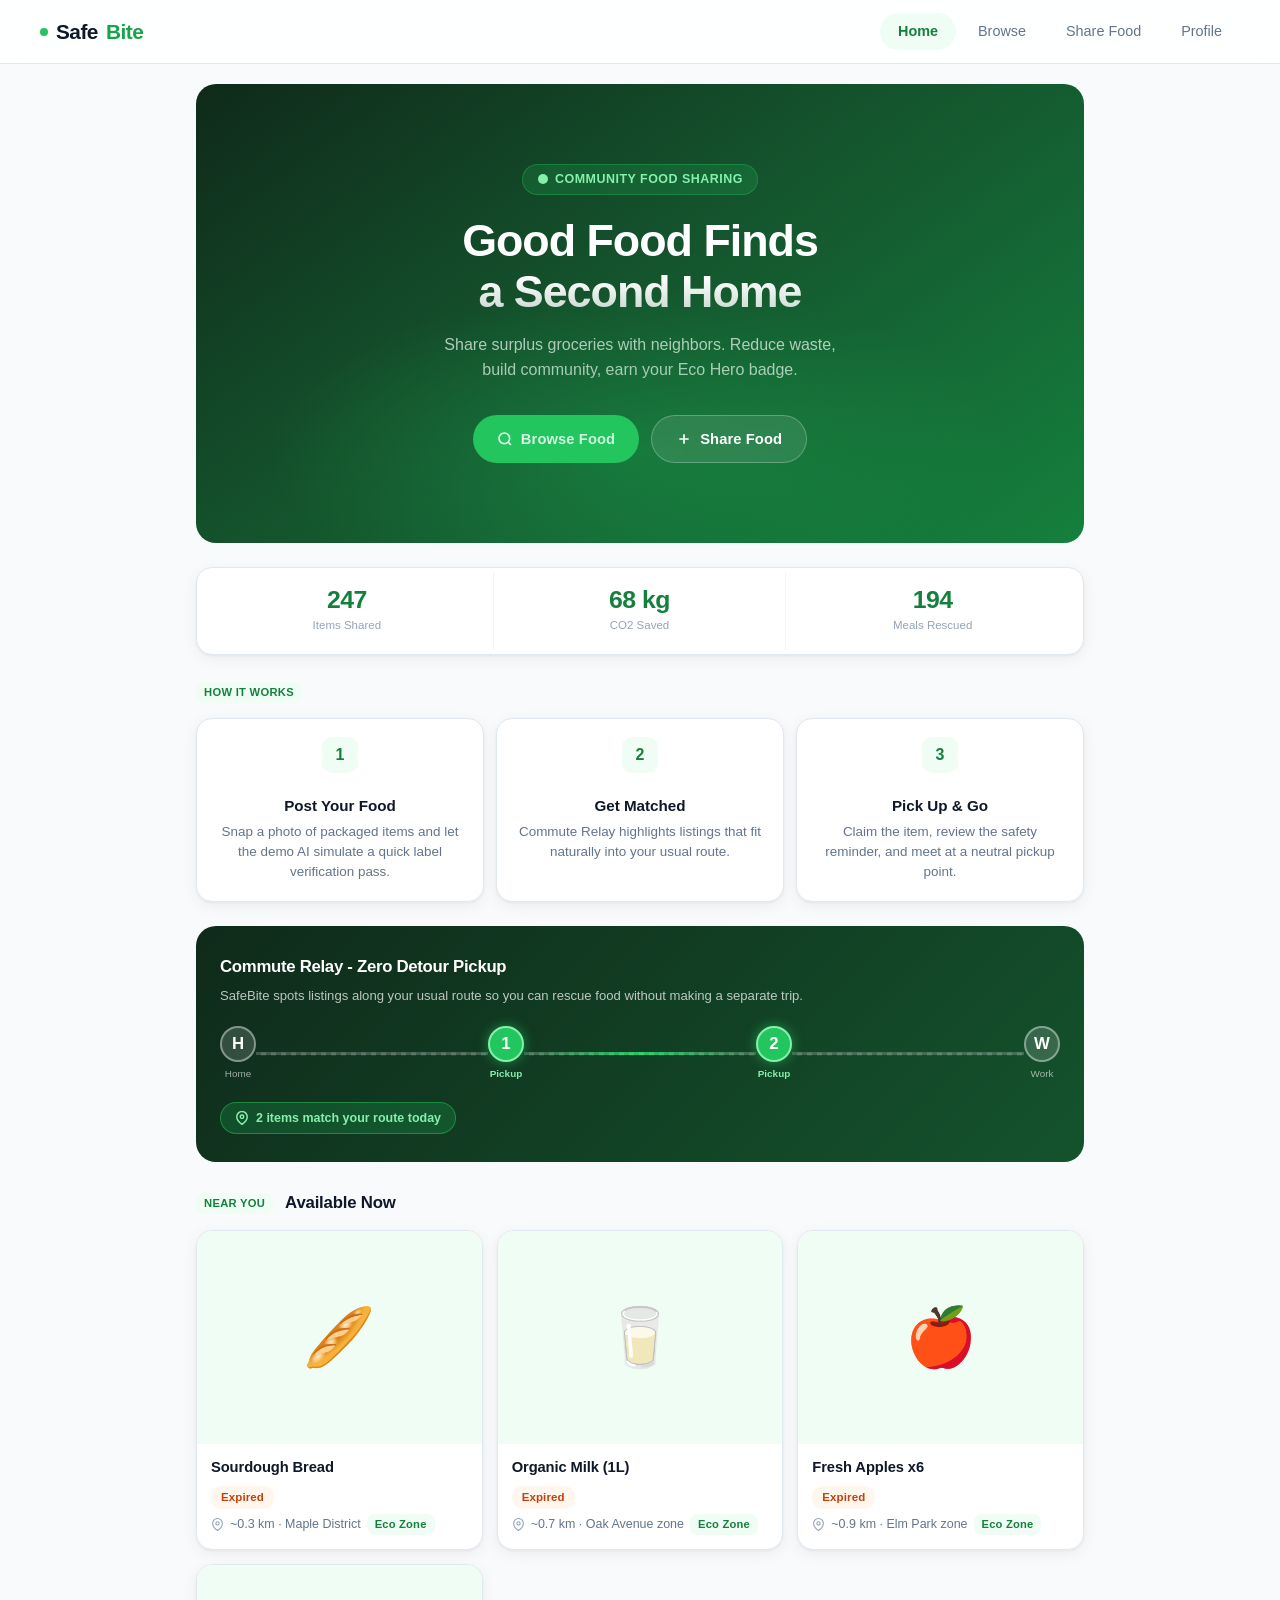
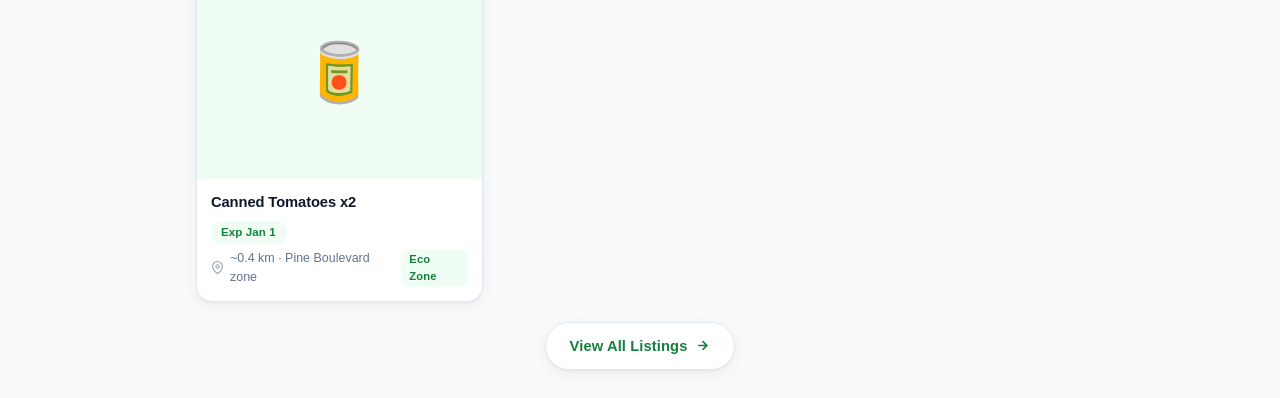
<file: index.html>
<!DOCTYPE html>
<html lang="en">
<head>
  <meta charset="UTF-8" />
  <meta name="viewport" content="width=device-width, initial-scale=1.0, viewport-fit=cover" />
  <title>SafeBite — Food Sharing Community</title>
  <link rel="stylesheet" href="css/style.css" />
</head>
<body>

  <nav class="top-nav">
    <div class="logo"><span class="logo-dot"></span>Safe<em>Bite</em></div>
    <div class="top-nav-links">
      <a href="index.html" data-page="index.html" class="active">Home</a>
      <a href="browse.html" data-page="browse.html">Browse</a>
      <a href="share.html" data-page="share.html">Share Food</a>
      <a href="profile.html" data-page="profile.html">Profile</a>
    </div>
  </nav>

  <main class="page">

    <section class="hero">
      <div class="hero-eyebrow">
        <svg xmlns="http://www.w3.org/2000/svg" width="12" height="12" viewBox="0 0 24 24" fill="currentColor"><circle cx="12" cy="12" r="10"/></svg>
        Community Food Sharing
      </div>
      <h1>Good Food Finds<br>a Second Home</h1>
      <p>Share surplus groceries with neighbors. Reduce waste, build community, earn your Eco Hero badge.</p>
      <div class="hero-btns">
        <a href="browse.html" class="btn btn-primary">
          <svg xmlns="http://www.w3.org/2000/svg" width="16" height="16" fill="none" viewBox="0 0 24 24" stroke="currentColor" stroke-width="2.5"><circle cx="11" cy="11" r="8"/><path d="m21 21-4.3-4.3"/></svg>
          Browse Food
        </a>
        <a href="share.html" class="btn btn-ghost">
          <svg xmlns="http://www.w3.org/2000/svg" width="16" height="16" fill="none" viewBox="0 0 24 24" stroke="currentColor" stroke-width="2.5"><path d="M12 5v14M5 12h14"/></svg>
          Share Food
        </a>
      </div>
    </section>

    <div class="stats-bar">
      <div class="stat-item">
        <div class="stat-num" id="stat-shared">247</div>
        <div class="stat-label">Items Shared</div>
      </div>
      <div class="stat-item">
        <div class="stat-num" id="stat-co2">68 kg</div>
        <div class="stat-label">CO2 Saved</div>
      </div>
      <div class="stat-item">
        <div class="stat-num" id="stat-meals">194</div>
        <div class="stat-label">Meals Rescued</div>
      </div>
    </div>

    <h2 class="section-heading"><span class="tag">How It Works</span></h2>
    <div class="steps">
      <div class="step">
        <div class="step-num">1</div>
        <div>
          <h3>Post Your Food</h3>
          <p>Snap a photo of packaged items and let the demo AI simulate a quick label verification pass.</p>
        </div>
      </div>
      <div class="step">
        <div class="step-num">2</div>
        <div>
          <h3>Get Matched</h3>
          <p>Commute Relay highlights listings that fit naturally into your usual route.</p>
        </div>
      </div>
      <div class="step">
        <div class="step-num">3</div>
        <div>
          <h3>Pick Up &amp; Go</h3>
          <p>Claim the item, review the safety reminder, and meet at a neutral pickup point.</p>
        </div>
      </div>
    </div>

    <div class="commute-relay-section">
      <h3>Commute Relay - Zero Detour Pickup</h3>
      <p>SafeBite spots listings along your usual route so you can rescue food without making a separate trip.</p>

      <div class="commute-route-vis">
        <div class="cr-stop">
          <div class="cr-dot home-dot">H</div>
          <div class="cr-stop-label">Home</div>
        </div>
        <div class="cr-line"></div>
        <div class="cr-stop">
          <div class="cr-dot food-dot">1</div>
          <div class="cr-stop-label highlight">Pickup</div>
        </div>
        <div class="cr-line active"></div>
        <div class="cr-stop">
          <div class="cr-dot food-dot">2</div>
          <div class="cr-stop-label highlight">Pickup</div>
        </div>
        <div class="cr-line"></div>
        <div class="cr-stop">
          <div class="cr-dot work-dot">W</div>
          <div class="cr-stop-label">Work</div>
        </div>
      </div>

      <div class="commute-relay-badge">
        <svg width="14" height="14" viewBox="0 0 24 24" fill="none" stroke="currentColor" stroke-width="2.5"><path d="M21 10c0 7-9 13-9 13s-9-6-9-13a9 9 0 0 1 18 0z"/><circle cx="12" cy="10" r="3"/></svg>
        2 items match your route today
      </div>
    </div>

    <h2 class="section-heading"><span class="tag">Near You</span> Available Now</h2>
    <div class="food-grid" id="home-listings"></div>

    <div style="text-align:center; margin-top:20px; margin-bottom: 8px;">
      <a href="browse.html" class="btn btn-surface">
        View All Listings
        <svg xmlns="http://www.w3.org/2000/svg" width="15" height="15" fill="none" viewBox="0 0 24 24" stroke="currentColor" stroke-width="2.5"><path d="M5 12h14M12 5l7 7-7 7"/></svg>
      </a>
    </div>

  </main>

  <nav class="bottom-nav">
    <a href="index.html" data-page="index.html" class="active">
      <svg xmlns="http://www.w3.org/2000/svg" width="22" height="22" fill="none" viewBox="0 0 24 24" stroke="currentColor" stroke-width="2"><path d="M3 9l9-7 9 7v11a2 2 0 0 1-2 2H5a2 2 0 0 1-2-2z"/><polyline points="9 22 9 12 15 12 15 22"/></svg>
      Home
    </a>
    <a href="browse.html" data-page="browse.html">
      <svg xmlns="http://www.w3.org/2000/svg" width="22" height="22" fill="none" viewBox="0 0 24 24" stroke="currentColor" stroke-width="2"><circle cx="11" cy="11" r="8"/><path d="m21 21-4.3-4.3"/></svg>
      Browse
    </a>
    <a href="share.html" data-page="share.html">
      <svg xmlns="http://www.w3.org/2000/svg" width="22" height="22" fill="none" viewBox="0 0 24 24" stroke="currentColor" stroke-width="2"><circle cx="12" cy="12" r="10"/><path d="M12 8v8M8 12h8"/></svg>
      Share
    </a>
    <a href="profile.html" data-page="profile.html">
      <svg xmlns="http://www.w3.org/2000/svg" width="22" height="22" fill="none" viewBox="0 0 24 24" stroke="currentColor" stroke-width="2"><path d="M20 21v-2a4 4 0 0 0-4-4H8a4 4 0 0 0-4 4v2"/><circle cx="12" cy="7" r="4"/></svg>
      Profile
    </a>
  </nav>

  <div id="toast" class="toast"></div>

  <script src="js/app.js"></script>
  <script>
    const grid = document.getElementById('home-listings');

    function createPreviewCard(item) {
      const exp = expiryLabel(item.expiry);
      const card = document.createElement('a');
      card.href = 'browse.html';
      card.className = 'food-card card';

      const image = document.createElement('div');
      image.className = 'food-card-img';
      image.textContent = item.emoji;

      const body = document.createElement('div');
      body.className = 'food-card-body';

      const title = document.createElement('div');
      title.className = 'food-card-title';
      title.textContent = item.name;

      const meta = document.createElement('div');
      meta.className = 'food-card-meta';

      const row1 = document.createElement('div');
      row1.className = 'meta-row';
      const expiryPill = document.createElement('span');
      expiryPill.className = `pill ${exp.cls}`;
      expiryPill.textContent = exp.text;
      row1.appendChild(expiryPill);

      const row2 = document.createElement('div');
      row2.className = 'meta-row';
      row2.innerHTML = '<svg xmlns="http://www.w3.org/2000/svg" fill="none" viewBox="0 0 24 24" stroke="currentColor" stroke-width="2"><path d="M21 10c0 7-9 13-9 13s-9-6-9-13a9 9 0 0 1 18 0z"/><circle cx="12" cy="10" r="3"/></svg>';
      row2.append(document.createTextNode(`~${item.distance} km · ${item.area} `));
      const ecoTag = document.createElement('span');
      ecoTag.className = 'eco-tag';
      ecoTag.textContent = 'Eco Zone';
      row2.appendChild(ecoTag);

      meta.append(row1, row2);
      body.append(title, meta);
      card.append(image, body);
      return card;
    }

    LISTINGS.slice(0, 4).forEach(item => {
      grid.appendChild(createPreviewCard(item));
    });

    function animateCount(el, target, suffix='') {
      let n = 0;
      const step = Math.ceil(target / 40);
      const timer = setInterval(() => {
        n = Math.min(n + step, target);
        el.textContent = n + suffix;
        if (n >= target) clearInterval(timer);
      }, 30);
    }

    animateCount(document.getElementById('stat-shared'), 247);
    animateCount(document.getElementById('stat-co2'), 68, ' kg');
    animateCount(document.getElementById('stat-meals'), 194);
  </script>
</body>
</html>
</file>
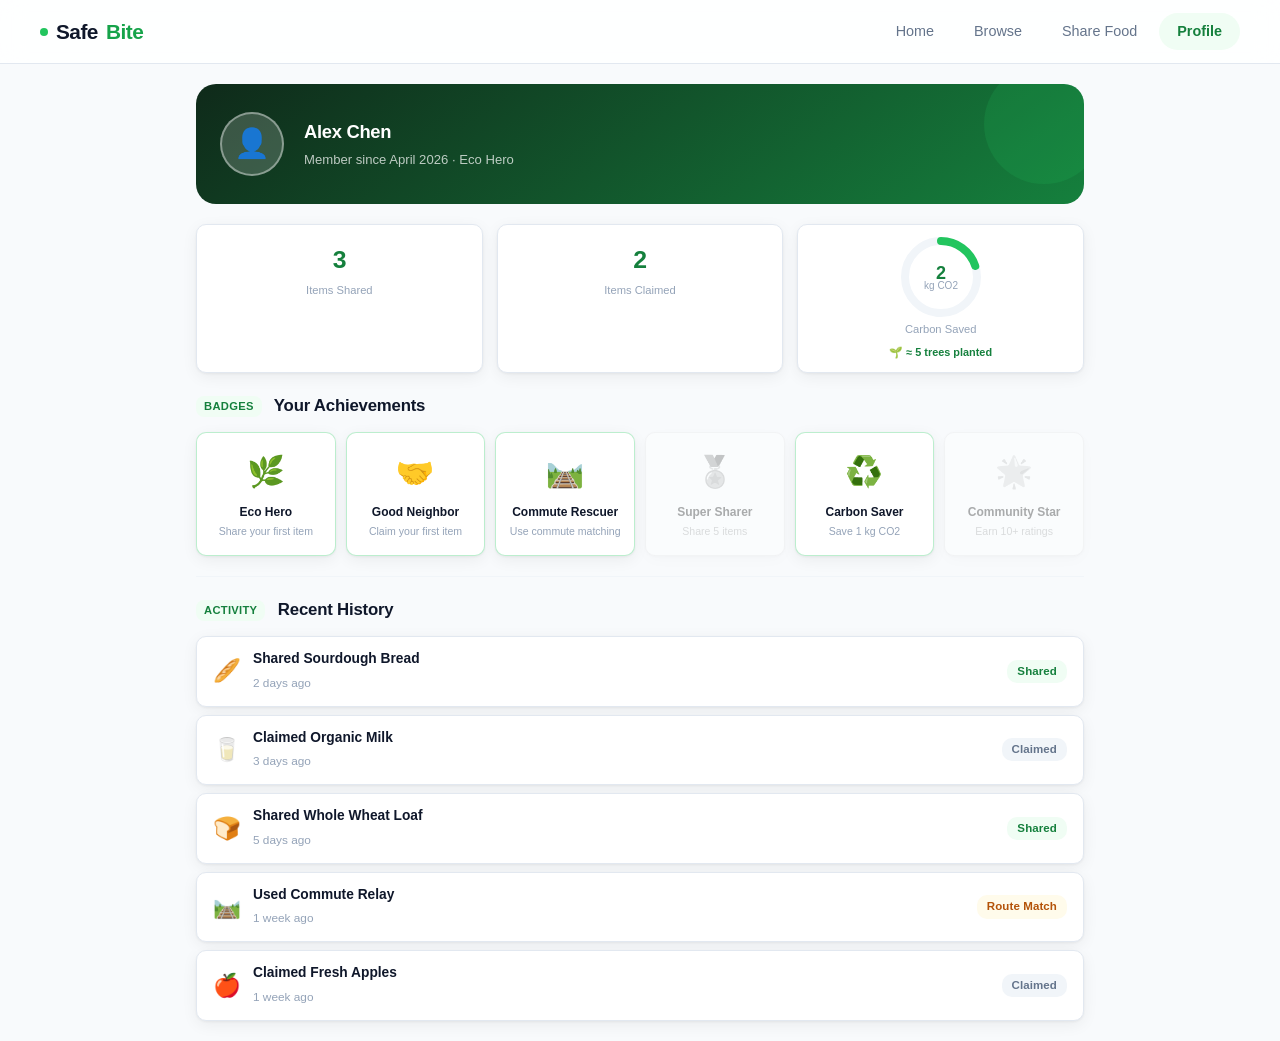
<file: profile.html>
<!DOCTYPE html>
<html lang="en">
<head>
  <meta charset="UTF-8" />
  <meta name="viewport" content="width=device-width, initial-scale=1.0, viewport-fit=cover" />
  <title>Profile - SafeBite</title>
  <link rel="stylesheet" href="css/style.css" />
</head>
<body>

  <nav class="top-nav">
    <div class="logo"><span class="logo-dot"></span>Safe<em>Bite</em></div>
    <div class="top-nav-links">
      <a href="index.html" data-page="index.html">Home</a>
      <a href="browse.html" data-page="browse.html">Browse</a>
      <a href="share.html" data-page="share.html">Share Food</a>
      <a href="profile.html" data-page="profile.html" class="active">Profile</a>
    </div>
  </nav>

  <main class="page">
    <div class="profile-header">
      <div class="avatar">👤</div>
      <div>
        <h2>Alex Chen</h2>
        <div class="profile-sub">Member since April 2026 · Eco Hero</div>
      </div>
    </div>

    <div class="profile-stats" id="profile-stats"></div>

    <h2 class="section-heading"><span class="tag">Badges</span> Your Achievements</h2>
    <div class="badges-grid" id="badges-grid"></div>

    <div class="divider"></div>

    <h2 class="section-heading"><span class="tag">Activity</span> Recent History</h2>
    <div class="activity-list" id="activity-list"></div>
  </main>

  <nav class="bottom-nav">
    <a href="index.html" data-page="index.html">
      <svg xmlns="http://www.w3.org/2000/svg" fill="none" viewBox="0 0 24 24" stroke="currentColor" stroke-width="2"><path d="M3 9l9-7 9 7v11a2 2 0 0 1-2 2H5a2 2 0 0 1-2-2z"/><polyline points="9 22 9 12 15 12 15 22"/></svg>
      Home
    </a>
    <a href="browse.html" data-page="browse.html">
      <svg xmlns="http://www.w3.org/2000/svg" fill="none" viewBox="0 0 24 24" stroke="currentColor" stroke-width="2"><circle cx="11" cy="11" r="8"/><path d="m21 21-4.3-4.3"/></svg>
      Browse
    </a>
    <a href="share.html" data-page="share.html">
      <svg xmlns="http://www.w3.org/2000/svg" fill="none" viewBox="0 0 24 24" stroke="currentColor" stroke-width="2"><circle cx="12" cy="12" r="10"/><path d="M12 8v8M8 12h8"/></svg>
      Share
    </a>
    <a href="profile.html" data-page="profile.html" class="active">
      <svg xmlns="http://www.w3.org/2000/svg" fill="none" viewBox="0 0 24 24" stroke="currentColor" stroke-width="2"><path d="M20 21v-2a4 4 0 0 0-4-4H8a4 4 0 0 0-4 4v2"/><circle cx="12" cy="7" r="4"/></svg>
      Profile
    </a>
  </nav>

  <div id="toast" class="toast"></div>

  <script src="js/app.js"></script>
  <script>
    function createStatCard(number, label) {
      const card = document.createElement('div');
      card.className = 'pstat';

      const num = document.createElement('div');
      num.className = 'num';
      num.textContent = number;

      const lbl = document.createElement('div');
      lbl.className = 'lbl';
      lbl.textContent = label;

      card.append(num, lbl);
      return card;
    }

    function createCo2Card(stats) {
      const co2Goal = 10;
      const circ = 2 * Math.PI * 36;
      const pct = Math.min(stats.co2 / co2Goal, 1);
      const trees = Math.max(1, Math.round(stats.co2 * 2.5));

      const wrapper = document.createElement('div');
      wrapper.className = 'pstat co2-pstat';

      const svgNS = 'http://www.w3.org/2000/svg';
      const svg = document.createElementNS(svgNS, 'svg');
      svg.setAttribute('class', 'co2-ring');
      svg.setAttribute('viewBox', '0 0 80 80');
      svg.setAttribute('width', '80');
      svg.setAttribute('height', '80');

      const track = document.createElementNS(svgNS, 'circle');
      track.setAttribute('class', 'co2-track');
      track.setAttribute('cx', '40');
      track.setAttribute('cy', '40');
      track.setAttribute('r', '36');

      const fill = document.createElementNS(svgNS, 'circle');
      fill.setAttribute('class', 'co2-fill');
      fill.setAttribute('id', 'co2-fill');
      fill.setAttribute('cx', '40');
      fill.setAttribute('cy', '40');
      fill.setAttribute('r', '36');
      fill.setAttribute('stroke-dasharray', circ.toFixed(1));
      fill.setAttribute('stroke-dashoffset', circ.toFixed(1));

      const numberText = document.createElementNS(svgNS, 'text');
      numberText.setAttribute('x', '40');
      numberText.setAttribute('y', '37');
      numberText.setAttribute('text-anchor', 'middle');
      numberText.setAttribute('dominant-baseline', 'middle');
      numberText.setAttribute('class', 'co2-center-num');
      numberText.textContent = stats.co2;

      const unitText = document.createElementNS(svgNS, 'text');
      unitText.setAttribute('x', '40');
      unitText.setAttribute('y', '52');
      unitText.setAttribute('text-anchor', 'middle');
      unitText.setAttribute('class', 'co2-center-unit');
      unitText.textContent = 'kg CO2';

      svg.append(track, fill, numberText, unitText);

      const lbl = document.createElement('div');
      lbl.className = 'lbl';
      lbl.textContent = 'Carbon Saved';

      const equiv = document.createElement('div');
      equiv.className = 'co2-equiv';
      equiv.textContent = `🌱 ≈ ${trees} trees planted`;

      wrapper.append(svg, lbl, equiv);

      requestAnimationFrame(() => {
        fill.style.strokeDashoffset = (circ * (1 - pct)).toFixed(1);
      });

      return wrapper;
    }

    function createBadgeCard(badge) {
      const card = document.createElement('div');
      card.className = `badge-card ${badge.unlocked ? 'unlocked' : 'locked'}`;
      card.title = badge.unlocked ? 'Unlocked' : `Locked - ${badge.desc}`;

      const icon = document.createElement('div');
      icon.className = 'badge-icon';
      icon.textContent = badge.icon;

      const name = document.createElement('div');
      name.className = 'badge-name';
      name.textContent = badge.name;

      const desc = document.createElement('div');
      desc.className = 'badge-desc';
      desc.textContent = badge.desc;

      card.append(icon, name, desc);
      return card;
    }

    function createActivityItem(activity) {
      const item = document.createElement('div');
      item.className = 'activity-item';

      const icon = document.createElement('div');
      icon.className = 'activity-icon';
      icon.textContent = activity.icon;

      const textWrap = document.createElement('div');
      textWrap.className = 'activity-text';

      const strong = document.createElement('strong');
      strong.textContent = activity.text;

      const sub = document.createElement('span');
      sub.textContent = activity.sub;

      textWrap.append(strong, sub);

      const pill = document.createElement('span');
      pill.className = `pill ${activity.pillCls} activity-pill`;
      pill.textContent = activity.pill;

      item.append(icon, textWrap, pill);
      return item;
    }

    function renderProfile() {
      seedStatsIfNew();
      const stats = getStats();

      const statsEl = document.getElementById('profile-stats');
      statsEl.replaceChildren(
        createStatCard(stats.shared, 'Items Shared'),
        createStatCard(stats.claimed, 'Items Claimed'),
        createCo2Card(stats)
      );

      const badgesEl = document.getElementById('badges-grid');
      badgesEl.replaceChildren(...getUnlockedBadges().map(createBadgeCard));

      const activities = [
        { icon: '🥖', text: 'Shared Sourdough Bread', sub: '2 days ago', pill: 'Shared', pillCls: 'pill-green' },
        { icon: '🥛', text: 'Claimed Organic Milk', sub: '3 days ago', pill: 'Claimed', pillCls: 'pill-gray' },
        { icon: '🍞', text: 'Shared Whole Wheat Loaf', sub: '5 days ago', pill: 'Shared', pillCls: 'pill-green' },
        { icon: '🛤️', text: 'Used Commute Relay', sub: '1 week ago', pill: 'Route Match', pillCls: 'pill-amber' },
        { icon: '🍎', text: 'Claimed Fresh Apples', sub: '1 week ago', pill: 'Claimed', pillCls: 'pill-gray' },
      ];

      const activityEl = document.getElementById('activity-list');
      activityEl.replaceChildren(...activities.map(createActivityItem));
    }

    renderProfile();
  </script>
</body>
</html>
</file>
<file: css/style.css>
/* ===== CSS Variables ===== */
:root {
  --green: #22C55E;
  --green-dark: #15803D;
  --green-mid: #16A34A;
  --green-light: #F0FDF4;
  --green-glow: rgba(34, 197, 94, 0.18);
  --accent: #F59E0B;
  --danger: #EF4444;
  --text: #0F172A;
  --text-secondary: #64748B;
  --text-muted: #94A3B8;
  --border: #E2E8F0;
  --border-light: #F1F5F9;
  --bg: #F8FAFC;
  --surface: #FFFFFF;
  --surface-2: #F8FAFC;
  --card-shadow: 0 1px 3px rgba(0,0,0,0.06), 0 4px 16px rgba(0,0,0,0.06);
  --card-shadow-hover: 0 4px 8px rgba(0,0,0,0.08), 0 12px 32px rgba(0,0,0,0.10);
  --radius: 16px;
  --radius-sm: 10px;
  --radius-xs: 6px;
  --nav-height: 64px;
  --bottom-nav-height: 62px;
  --transition: 0.2s cubic-bezier(0.4, 0, 0.2, 1);
}

/* ===== Reset ===== */
*, *::before, *::after { box-sizing: border-box; margin: 0; padding: 0; }
html { font-size: 16px; scroll-behavior: smooth; -webkit-font-smoothing: antialiased; }
body {
  font-family: -apple-system, BlinkMacSystemFont, 'Inter', 'Segoe UI', Roboto, sans-serif;
  background: var(--bg);
  color: var(--text);
  min-height: 100vh;
  padding-bottom: calc(var(--bottom-nav-height) + 16px);
  line-height: 1.5;
}

/* ===== iOS Safe Area (Dynamic Island / notch) ===== */
@media (max-width: 768px) {
  body {
    padding-top: 16px;
    padding-bottom: calc(var(--bottom-nav-height) + 16px);
  }
}
img { max-width: 100%; display: block; }
a { text-decoration: none; color: inherit; }
button { cursor: pointer; border: none; background: none; font-family: inherit; }

/* ===== Top Nav (desktop) ===== */
.top-nav {
  display: none;
  position: sticky; top: 0; z-index: 100;
  background: rgba(255,255,255,0.85);
  backdrop-filter: blur(12px);
  -webkit-backdrop-filter: blur(12px);
  border-bottom: 1px solid var(--border);
  height: var(--nav-height);
  padding: 0 40px;
  align-items: center;
  justify-content: space-between;
}
.top-nav .logo {
  font-size: 1.3rem; font-weight: 800;
  color: var(--text); letter-spacing: -0.5px;
  display: flex; align-items: center; gap: 8px;
}
.top-nav .logo-dot {
  width: 8px; height: 8px; border-radius: 50%;
  background: var(--green); display: inline-block;
}
.top-nav .logo em { color: var(--green-mid); font-style: normal; }
.top-nav-links { display: flex; gap: 4px; }
.top-nav-links a {
  padding: 8px 18px; border-radius: 20px;
  font-size: 0.9rem; font-weight: 500; color: var(--text-secondary);
  transition: background var(--transition), color var(--transition);
}
.top-nav-links a:hover { background: var(--green-light); color: var(--green-dark); }
.top-nav-links a.active { background: var(--green-light); color: var(--green-dark); font-weight: 600; }

/* ===== Bottom Nav (mobile) ===== */
.bottom-nav {
  position: fixed; bottom: 0; left: 0; right: 0; z-index: 100;
  background: rgba(255,255,255,0.92);
  backdrop-filter: blur(12px);
  -webkit-backdrop-filter: blur(12px);
  border-top: 1px solid var(--border);
  height: var(--bottom-nav-height);
  display: flex; align-items: stretch;
}
.bottom-nav a {
  flex: 1; display: flex; flex-direction: column;
  align-items: center; justify-content: center;
  gap: 3px; font-size: 0.68rem; font-weight: 500;
  color: var(--text-muted);
  transition: color var(--transition);
  position: relative;
}
.bottom-nav a.active { color: var(--green-dark); }
.bottom-nav a.active::before {
  content: ''; position: absolute; top: 0; left: 50%; transform: translateX(-50%);
  width: 28px; height: 2px; background: var(--green); border-radius: 0 0 4px 4px;
}
.bottom-nav a svg { width: 22px; height: 22px; }

/* ===== Page Container ===== */
.page { max-width: 920px; margin: 0 auto; padding: 20px 16px; animation: pageIn 0.32s ease both; }
@keyframes pageIn { from { opacity: 0; transform: translateY(10px); } to { opacity: 1; transform: translateY(0); } }

/* ===== Hero ===== */
.hero {
  background: linear-gradient(145deg, #0F2A1A 0%, #14532D 45%, #15803D 100%);
  color: #FFFFFF; border-radius: 20px;
  padding: 52px 28px; text-align: center; margin-bottom: 24px;
  position: relative; overflow: hidden;
}
.hero::before {
  content: '';
  position: absolute; inset: 0;
  background: radial-gradient(ellipse 60% 50% at 50% 80%, rgba(34,197,94,0.25) 0%, transparent 70%);
  pointer-events: none;
}
.hero-eyebrow {
  display: inline-flex; align-items: center; gap: 6px;
  background: rgba(34,197,94,0.18); border: 1px solid rgba(34,197,94,0.35);
  color: #86EFAC; padding: 5px 14px; border-radius: 20px;
  font-size: 0.78rem; font-weight: 600; letter-spacing: 0.5px;
  text-transform: uppercase; margin-bottom: 20px;
}
.hero h1 {
  font-size: 2.1rem; font-weight: 800; margin-bottom: 14px;
  line-height: 1.15; letter-spacing: -1px;
  background: linear-gradient(180deg, #FFFFFF 60%, rgba(255,255,255,0.75));
  -webkit-background-clip: text; -webkit-text-fill-color: transparent; background-clip: text;
}
.hero p {
  font-size: 1rem; color: rgba(255,255,255,0.7); margin-bottom: 32px;
  max-width: 420px; margin-left: auto; margin-right: auto; line-height: 1.6;
}
.hero-btns { display: flex; gap: 12px; justify-content: center; flex-wrap: wrap; }

/* ===== Buttons ===== */
.btn {
  display: inline-flex; align-items: center; justify-content: center; gap: 8px;
  padding: 12px 24px; border-radius: 24px; font-size: 0.92rem; font-weight: 600;
  transition: transform var(--transition), box-shadow var(--transition), background var(--transition);
  letter-spacing: 0.1px;
}
.btn:active { transform: scale(0.97) !important; }
.btn-primary {
  background: var(--green); color: #FFFFFF;
  box-shadow: 0 0 0 0 var(--green-glow);
}
.btn-primary:hover {
  background: var(--green-dark);
  transform: translateY(-1px);
  box-shadow: 0 4px 20px rgba(34,197,94,0.4);
}
.btn-ghost {
  background: rgba(255,255,255,0.1); color: #FFFFFF;
  border: 1.5px solid rgba(255,255,255,0.25);
  backdrop-filter: blur(4px);
}
.btn-ghost:hover { background: rgba(255,255,255,0.18); }
.btn-surface {
  background: var(--surface); color: var(--green-dark);
  box-shadow: var(--card-shadow); border: 1px solid var(--border);
}
.btn-surface:hover { transform: translateY(-1px); box-shadow: var(--card-shadow-hover); }
.btn-green { background: var(--green); color: #fff; }
.btn-green:hover { background: var(--green-dark); transform: translateY(-1px); }
.btn-sm { padding: 8px 16px; font-size: 0.82rem; border-radius: 18px; }
.btn-block { width: 100%; }
.btn:disabled {
  opacity: 0.45; cursor: not-allowed; transform: none !important;
  box-shadow: none !important;
}

/* ===== Stats Bar ===== */
.stats-bar {
  display: grid; grid-template-columns: repeat(3, 1fr);
  background: var(--surface); border-radius: var(--radius);
  padding: 4px; margin-bottom: 24px;
  box-shadow: var(--card-shadow); border: 1px solid var(--border);
}
.stat-item {
  text-align: center; padding: 16px 8px;
  border-right: 1px solid var(--border-light);
}
.stat-item:last-child { border-right: none; }
.stat-item .stat-num {
  font-size: 1.55rem; font-weight: 800; color: var(--green-dark);
  letter-spacing: -0.5px; line-height: 1;
}
.stat-item .stat-label { font-size: 0.72rem; color: var(--text-muted); margin-top: 4px; font-weight: 500; }

/* ===== Section Heading ===== */
.section-heading {
  font-size: 1.05rem; font-weight: 700; margin-bottom: 14px;
  color: var(--text); letter-spacing: -0.2px;
}
.section-heading .tag {
  display: inline-block; font-size: 0.7rem; font-weight: 700;
  background: var(--green-light); color: var(--green-dark);
  padding: 2px 8px; border-radius: 8px; margin-right: 8px; vertical-align: middle;
  letter-spacing: 0.3px; text-transform: uppercase;
}

/* ===== How It Works Steps ===== */
.steps { display: flex; gap: 12px; flex-direction: column; margin-bottom: 24px; }
.step {
  background: var(--surface); border-radius: var(--radius);
  padding: 18px 20px; display: flex; align-items: flex-start; gap: 16px;
  box-shadow: var(--card-shadow); border: 1px solid var(--border);
}
.step-num {
  width: 36px; height: 36px; border-radius: 10px;
  background: var(--green-light); color: var(--green-dark);
  font-weight: 800; font-size: 1rem;
  display: flex; align-items: center; justify-content: center; flex-shrink: 0;
}
.step h3 { font-size: 0.95rem; font-weight: 700; margin-bottom: 4px; }
.step p { font-size: 0.84rem; color: var(--text-secondary); line-height: 1.5; }

/* ===== Food Cards Grid ===== */
.food-grid { display: grid; grid-template-columns: 1fr 1fr; gap: 14px; }
.food-card {
  background: var(--surface); border-radius: var(--radius);
  box-shadow: var(--card-shadow); border: 1px solid var(--border);
  overflow: hidden; cursor: pointer;
  transition: transform var(--transition), box-shadow var(--transition);
}
.food-card:hover { transform: translateY(-3px); box-shadow: var(--card-shadow-hover); }
.food-card-img {
  width: 100%; aspect-ratio: 4/3; background: var(--green-light);
  display: flex; align-items: center; justify-content: center; font-size: 3.6rem;
  overflow: hidden;
}
.food-card-img img { width: 100%; height: 100%; object-fit: cover; }
.food-card-body { padding: 12px 14px 14px; }
.food-card-title { font-weight: 700; font-size: 0.92rem; margin-bottom: 8px; letter-spacing: -0.1px; }
.food-card-meta { display: flex; flex-direction: column; gap: 5px; }
.meta-row { display: flex; align-items: center; gap: 6px; font-size: 0.78rem; color: var(--text-secondary); }
.meta-row svg { width: 13px; height: 13px; flex-shrink: 0; color: var(--text-muted); }

/* ===== Pills / Badges ===== */
.pill {
  display: inline-flex; align-items: center; gap: 4px;
  padding: 3px 10px; border-radius: 10px; font-size: 0.72rem; font-weight: 600;
  letter-spacing: 0.1px;
}
.pill-green { background: var(--green-light); color: var(--green-dark); }
.pill-orange { background: #FFF7ED; color: #C2410C; }
.pill-amber { background: #FFFBEB; color: #B45309; }
.pill-gray { background: var(--border-light); color: var(--text-secondary); }
.eco-tag {
  font-size: 0.7rem; font-weight: 700; color: var(--green-dark);
  background: var(--green-light); padding: 2px 8px; border-radius: 8px;
  letter-spacing: 0.2px;
}

/* ===== Search & Filters ===== */
.search-bar {
  display: flex; align-items: center; gap: 10px;
  background: var(--surface); border-radius: 28px; padding: 11px 18px;
  box-shadow: var(--card-shadow); margin-bottom: 12px;
  border: 1px solid var(--border);
  transition: box-shadow var(--transition);
}
.search-bar:focus-within { box-shadow: 0 0 0 3px var(--green-glow); border-color: var(--green); }
.search-bar input { flex: 1; border: none; outline: none; font-size: 0.93rem; background: none; color: var(--text); }
.search-bar input::placeholder { color: var(--text-muted); }
.search-bar svg { width: 17px; height: 17px; color: var(--text-muted); flex-shrink: 0; }

.filter-chips { display: flex; gap: 8px; overflow-x: auto; padding-bottom: 4px; margin-bottom: 18px; }
.filter-chips::-webkit-scrollbar { display: none; }
.chip {
  white-space: nowrap; padding: 6px 14px; border-radius: 20px; font-size: 0.8rem;
  font-weight: 500; border: 1.5px solid var(--border); background: var(--surface);
  color: var(--text-secondary); cursor: pointer;
  transition: all var(--transition);
}
.chip:hover { border-color: var(--green); color: var(--green-dark); }
.chip.active { background: var(--green-light); border-color: var(--green); color: var(--green-dark); font-weight: 600; }

/* ===== Commute Banner ===== */
.commute-banner {
  background: linear-gradient(135deg, #F0FDF4, #DCFCE7);
  border: 1.5px solid rgba(34,197,94,0.4);
  border-radius: var(--radius-sm); padding: 14px 16px;
  display: flex; align-items: center; gap: 14px; margin-bottom: 18px;
  box-shadow: 0 1px 8px rgba(34,197,94,0.08);
}
.commute-banner .cb-icon { font-size: 1.6rem; flex-shrink: 0; }
.commute-banner .cb-text { flex: 1; }
.commute-banner .cb-text strong { display: block; font-size: 0.86rem; color: var(--green-dark); font-weight: 700; }
.commute-banner .cb-text span { font-size: 0.77rem; color: var(--text-secondary); }

/* ===== Commute Relay Feature Spotlight (index) ===== */
.commute-relay-section {
  background: linear-gradient(135deg, #0F2A1A 0%, #14532D 100%);
  border-radius: 20px; padding: 28px 24px; margin-bottom: 28px; color: #fff;
}
.commute-relay-section h3 { font-size: 1.05rem; font-weight: 800; margin-bottom: 6px; letter-spacing: -0.3px; }
.commute-relay-section p { font-size: 0.82rem; color: rgba(255,255,255,0.72); margin-bottom: 20px; line-height: 1.6; }
.commute-route-vis {
  display: flex; align-items: center; gap: 0; margin-bottom: 20px; position: relative;
}
.cr-stop {
  display: flex; flex-direction: column; align-items: center; gap: 5px; flex-shrink: 0; z-index: 1;
}
.cr-dot {
  width: 36px; height: 36px; border-radius: 50%;
  display: flex; align-items: center; justify-content: center;
  font-size: 1.05rem; font-weight: 700;
}
.cr-dot.home-dot  { background: rgba(255,255,255,0.15); border: 2px solid rgba(255,255,255,0.4); }
.cr-dot.work-dot  { background: rgba(255,255,255,0.15); border: 2px solid rgba(255,255,255,0.4); }
.cr-dot.food-dot  { background: #22C55E; border: 2px solid #86EFAC; box-shadow: 0 0 12px rgba(34,197,94,0.6); }
.cr-stop-label { font-size: 0.62rem; color: rgba(255,255,255,0.6); font-weight: 500; white-space: nowrap; }
.cr-stop-label.highlight { color: #86EFAC; font-weight: 700; }
.cr-line {
  flex: 1; height: 3px; background: rgba(255,255,255,0.2);
  position: relative; overflow: visible;
}
.cr-line.active { background: linear-gradient(90deg, rgba(255,255,255,0.2), #22C55E, rgba(255,255,255,0.2)); }
.cr-line::after {
  content: ''; position: absolute; top: 50%; left: 0; right: 0; height: 3px;
  background: repeating-linear-gradient(90deg, transparent 0, transparent 5px, rgba(255,255,255,0.15) 5px, rgba(255,255,255,0.15) 10px);
  transform: translateY(-50%);
}
.commute-relay-badge {
  display: inline-flex; align-items: center; gap: 7px;
  background: rgba(34,197,94,0.2); border: 1.5px solid rgba(34,197,94,0.5);
  border-radius: 100px; padding: 6px 14px; font-size: 0.78rem; color: #86EFAC; font-weight: 600;
}

/* ===== Modal ===== */
.modal-overlay {
  position: fixed; inset: 0;
  background: rgba(15,23,42,0.6);
  backdrop-filter: blur(4px); -webkit-backdrop-filter: blur(4px);
  z-index: 200; display: flex; align-items: flex-end; justify-content: center;
  opacity: 0; pointer-events: none; transition: opacity 0.25s;
}
.modal-overlay.open { opacity: 1; pointer-events: all; }
.modal {
  background: var(--surface); border-radius: 24px 24px 0 0;
  padding: 8px 24px 32px; width: 100%; max-width: 540px;
  transform: translateY(40px); transition: transform 0.25s cubic-bezier(0.34,1.1,0.64,1);
}
.modal-handle {
  width: 36px; height: 4px; border-radius: 2px; background: var(--border);
  margin: 0 auto 20px;
}
.modal-overlay.open .modal { transform: translateY(0); }
.modal h2 { font-size: 1.15rem; font-weight: 700; margin-bottom: 14px; letter-spacing: -0.3px; }
.modal-food-emoji {
  width: 100%; aspect-ratio: 16/7; border-radius: var(--radius-sm);
  background: var(--green-light); font-size: 4.5rem;
  display: flex; align-items: center; justify-content: center; margin-bottom: 16px;
}
.modal-food-detail { display: flex; gap: 8px; flex-wrap: wrap; margin-bottom: 16px; }
.safety-box {
  background: #FFFBEB; border-left: 3px solid var(--accent);
  border-radius: var(--radius-sm); padding: 12px 14px;
  margin-bottom: 16px; font-size: 0.84rem; line-height: 1.5;
}
.safety-box strong { display: block; margin-bottom: 6px; color: #92400E; font-size: 0.82rem; text-transform: uppercase; letter-spacing: 0.4px; }
.check-row {
  display: flex; align-items: flex-start; gap: 10px; margin-bottom: 18px;
  font-size: 0.87rem; cursor: pointer; line-height: 1.4;
}
.check-row input[type=checkbox] { width: 18px; height: 18px; accent-color: var(--green); cursor: pointer; flex-shrink: 0; margin-top: 1px; }
.modal-close-area { position: relative; }

/* ===== Share Form ===== */
.upload-area {
  border: 2px dashed rgba(34,197,94,0.45); border-radius: var(--radius);
  padding: 36px 16px; text-align: center; cursor: pointer;
  background: var(--green-light); margin-bottom: 20px;
  transition: all var(--transition);
}
.upload-area:hover { border-color: var(--green); background: #DCFCE7; }
.upload-area .upload-icon { font-size: 2.4rem; margin-bottom: 10px; }
.upload-area p { font-size: 0.88rem; color: var(--text-secondary); line-height: 1.5; }
.upload-area strong { color: var(--green-dark); }
#photo-preview {
  width: 100%; border-radius: var(--radius-sm); margin-bottom: 12px;
  display: none; max-height: 220px; object-fit: cover;
}

.ai-scan-box {
  border-radius: var(--radius-sm); padding: 12px 16px; margin-bottom: 20px;
  font-size: 0.86rem; display: none; align-items: center; gap: 10px; line-height: 1.4;
}
.ai-scan-box.scanning { background: #EFF6FF; border: 1px solid #BFDBFE; display: flex; }
.ai-scan-box.safe { background: var(--green-light); border: 1px solid rgba(34,197,94,0.4); display: flex; }
.ai-scan-box.warn { background: #FFF7ED; border: 1px solid #FED7AA; display: flex; }
.scan-result-card {
  display: none;
  background: var(--surface);
  border: 1px solid var(--border);
  border-radius: var(--radius);
  padding: 14px 16px;
  box-shadow: var(--card-shadow);
  margin-top: -8px;
  margin-bottom: 20px;
}
.scan-result-card.show { display: block; }
.scan-result-head {
  display: flex;
  align-items: center;
  justify-content: space-between;
  gap: 10px;
  margin-bottom: 10px;
}
.scan-result-title {
  font-size: 0.92rem;
  font-weight: 700;
  color: var(--text);
}
.scan-status-badge {
  display: inline-flex;
  align-items: center;
  justify-content: center;
  padding: 4px 10px;
  border-radius: 999px;
  font-size: 0.72rem;
  font-weight: 700;
  letter-spacing: 0.2px;
}
.scan-status-badge.verified { background: var(--green-light); color: var(--green-dark); }
.scan-status-badge.review { background: #FFF7ED; color: #C2410C; }
.scan-result-grid {
  display: grid;
  grid-template-columns: 1fr 1fr;
  gap: 10px;
}
.scan-result-item {
  background: var(--surface-2);
  border: 1px solid var(--border-light);
  border-radius: 12px;
  padding: 10px 12px;
}
.scan-result-label {
  font-size: 0.7rem;
  color: var(--text-muted);
  text-transform: uppercase;
  letter-spacing: 0.4px;
  margin-bottom: 4px;
}
.scan-result-value {
  font-size: 0.92rem;
  color: var(--text);
  font-weight: 700;
}
.scan-result-note {
  margin-top: 10px;
  font-size: 0.8rem;
  color: var(--text-secondary);
  line-height: 1.45;
}

.spinner {
  width: 18px; height: 18px; border: 2.5px solid #BFDBFE;
  border-top-color: #3B82F6; border-radius: 50%;
  animation: spin 0.8s linear infinite; flex-shrink: 0;
}
@keyframes spin { to { transform: rotate(360deg); } }

.form-section { margin-bottom: 24px; }
.form-section-title {
  font-size: 0.78rem; font-weight: 700; color: var(--text-muted);
  text-transform: uppercase; letter-spacing: 0.6px; margin-bottom: 14px;
  padding-bottom: 8px; border-bottom: 1px solid var(--border-light);
}
.form-group { margin-bottom: 14px; }
.form-group label { display: block; font-size: 0.83rem; font-weight: 600; margin-bottom: 6px; color: var(--text-secondary); }
.form-group input,
.form-group select,
.form-group textarea {
  width: 100%; padding: 11px 14px; border: 1.5px solid var(--border);
  border-radius: var(--radius-sm); font-size: 0.92rem; font-family: inherit;
  background: var(--surface); color: var(--text); outline: none;
  transition: border-color var(--transition), box-shadow var(--transition);
}
.form-group input:focus,
.form-group select:focus,
.form-group textarea:focus {
  border-color: var(--green); box-shadow: 0 0 0 3px var(--green-glow);
}
.form-row { display: grid; grid-template-columns: 1fr 1fr; gap: 12px; }
.privacy-note {
  font-size: 0.76rem; color: var(--text-muted); margin-top: 7px;
  display: flex; align-items: center; gap: 5px;
}

/* ===== Success Screen ===== */
.success-screen { display: none; text-align: center; padding: 48px 16px; }
.success-screen.show { display: block; }
.share-form-wrap.hidden { display: none; }
.badge-anim {
  font-size: 5.5rem; margin-bottom: 20px;
  animation: pop 0.5s cubic-bezier(0.34,1.56,0.64,1) both;
  filter: drop-shadow(0 0 24px rgba(34,197,94,0.4));
}
@keyframes pop { from { transform: scale(0); opacity: 0; } to { transform: scale(1); opacity: 1; } }
.success-screen h2 { font-size: 1.5rem; font-weight: 800; color: var(--green-dark); margin-bottom: 10px; letter-spacing: -0.5px; }
.success-screen p { font-size: 0.93rem; color: var(--text-secondary); margin-bottom: 28px; line-height: 1.6; }

/* ===== Profile ===== */
.profile-header {
  background: linear-gradient(145deg, #0F2A1A, #15803D);
  color: #FFFFFF; border-radius: 20px; padding: 28px 24px;
  display: flex; align-items: center; gap: 20px; margin-bottom: 20px;
  position: relative; overflow: hidden;
}
.profile-header::after {
  content: ''; position: absolute; right: -20px; top: -20px;
  width: 120px; height: 120px; border-radius: 50%;
  background: rgba(34,197,94,0.15); pointer-events: none;
}
.avatar {
  width: 64px; height: 64px; border-radius: 50%; background: rgba(255,255,255,0.18);
  font-size: 1.8rem; display: flex; align-items: center; justify-content: center;
  flex-shrink: 0; border: 2px solid rgba(255,255,255,0.4);
}
.profile-header h2 { font-size: 1.15rem; font-weight: 800; letter-spacing: -0.3px; }
.profile-header .profile-sub { font-size: 0.82rem; opacity: 0.72; margin-top: 4px; }

.profile-stats {
  display: grid; grid-template-columns: repeat(3, 1fr); gap: 10px; margin-bottom: 20px;
}
.pstat {
  background: var(--surface); border-radius: var(--radius-sm); padding: 16px 10px;
  text-align: center; box-shadow: var(--card-shadow); border: 1px solid var(--border);
}
.pstat .num { font-size: 1.55rem; font-weight: 800; color: var(--green-dark); letter-spacing: -0.5px; }
.pstat .lbl { font-size: 0.7rem; color: var(--text-muted); margin-top: 4px; font-weight: 500; }

/* CO₂ ring stat */
.pstat.co2-pstat { display: flex; flex-direction: column; align-items: center; padding: 12px 10px; }
.co2-ring { display: block; }
.co2-track { fill: none; stroke: var(--border-light); stroke-width: 8; }
.co2-fill  { fill: none; stroke: var(--green); stroke-width: 8; stroke-linecap: round;
             transform: rotate(-90deg); transform-origin: 50% 50%;
             transition: stroke-dashoffset 1.3s cubic-bezier(.4,0,.2,1); }
.co2-center-num  { font-size: 18px; font-weight: 800; fill: var(--green-dark); }
.co2-center-unit { font-size: 10px; fill: var(--text-muted); font-weight: 500; }
.co2-equiv { font-size: 0.68rem; color: var(--green-dark); font-weight: 600; margin-top: 6px; }

.badges-grid { display: grid; grid-template-columns: repeat(2, 1fr); gap: 10px; margin-bottom: 20px; }
.badge-card {
  background: var(--surface); border-radius: var(--radius-sm); padding: 16px 10px;
  text-align: center; box-shadow: var(--card-shadow); border: 1px solid var(--border);
  transition: transform var(--transition);
}
.badge-card:not(.locked):hover { transform: translateY(-2px); }
.badge-card.locked { opacity: 0.35; filter: grayscale(1); }
.badge-card .badge-icon { font-size: 1.9rem; margin-bottom: 8px; }
.badge-card .badge-name { font-size: 0.75rem; font-weight: 700; margin-bottom: 3px; color: var(--text); }
.badge-card .badge-desc { font-size: 0.66rem; color: var(--text-muted); line-height: 1.4; }
.badge-card.unlocked { border-color: rgba(34,197,94,0.3); }

.activity-list { display: flex; flex-direction: column; gap: 8px; }
.activity-item {
  background: var(--surface); border-radius: var(--radius-sm); padding: 12px 16px;
  display: flex; align-items: center; gap: 12px;
  box-shadow: var(--card-shadow); border: 1px solid var(--border);
  transition: transform var(--transition);
}
.activity-item:hover { transform: translateX(2px); }
.activity-icon { font-size: 1.4rem; flex-shrink: 0; }
.activity-text { flex: 1; }
.activity-text strong { display: block; font-size: 0.86rem; font-weight: 600; }
.activity-text span { font-size: 0.74rem; color: var(--text-muted); }

/* ===== Divider ===== */
.divider { height: 1px; background: var(--border-light); margin: 20px 0; }

/* ===== Toast ===== */
.toast {
  position: fixed; bottom: calc(var(--bottom-nav-height) + 16px); left: 50%;
  transform: translateX(-50%) translateY(20px);
  background: var(--text); color: #fff;
  padding: 10px 20px; border-radius: 24px; font-size: 0.86rem; font-weight: 500;
  opacity: 0; pointer-events: none;
  transition: opacity 0.25s, transform 0.25s;
  z-index: 300; white-space: nowrap;
}
.toast.show { opacity: 1; transform: translateX(-50%) translateY(0); }

/* ===== Responsive: Desktop ===== */
@media (min-width: 768px) {
  body { padding-bottom: 0; }
  .top-nav { display: flex; }
  .bottom-nav { display: none; }
  .toast { bottom: 24px; }

  .hero { padding: 80px 56px; }
  .hero h1 { font-size: 2.8rem; }

  .steps { flex-direction: row; }
  .step { flex: 1; flex-direction: column; text-align: center; align-items: center; }
  .step-num { margin-bottom: 6px; }

  .food-grid { grid-template-columns: repeat(3, 1fr); }

  .modal-overlay { align-items: center; }
  .modal { border-radius: 24px; }
  .modal-handle { display: none; }

  .badges-grid { grid-template-columns: repeat(6, 1fr); }
  .profile-stats { gap: 14px; }
}

@media (max-width: 640px) {
  .scan-result-grid { grid-template-columns: 1fr; }
}
</file>
